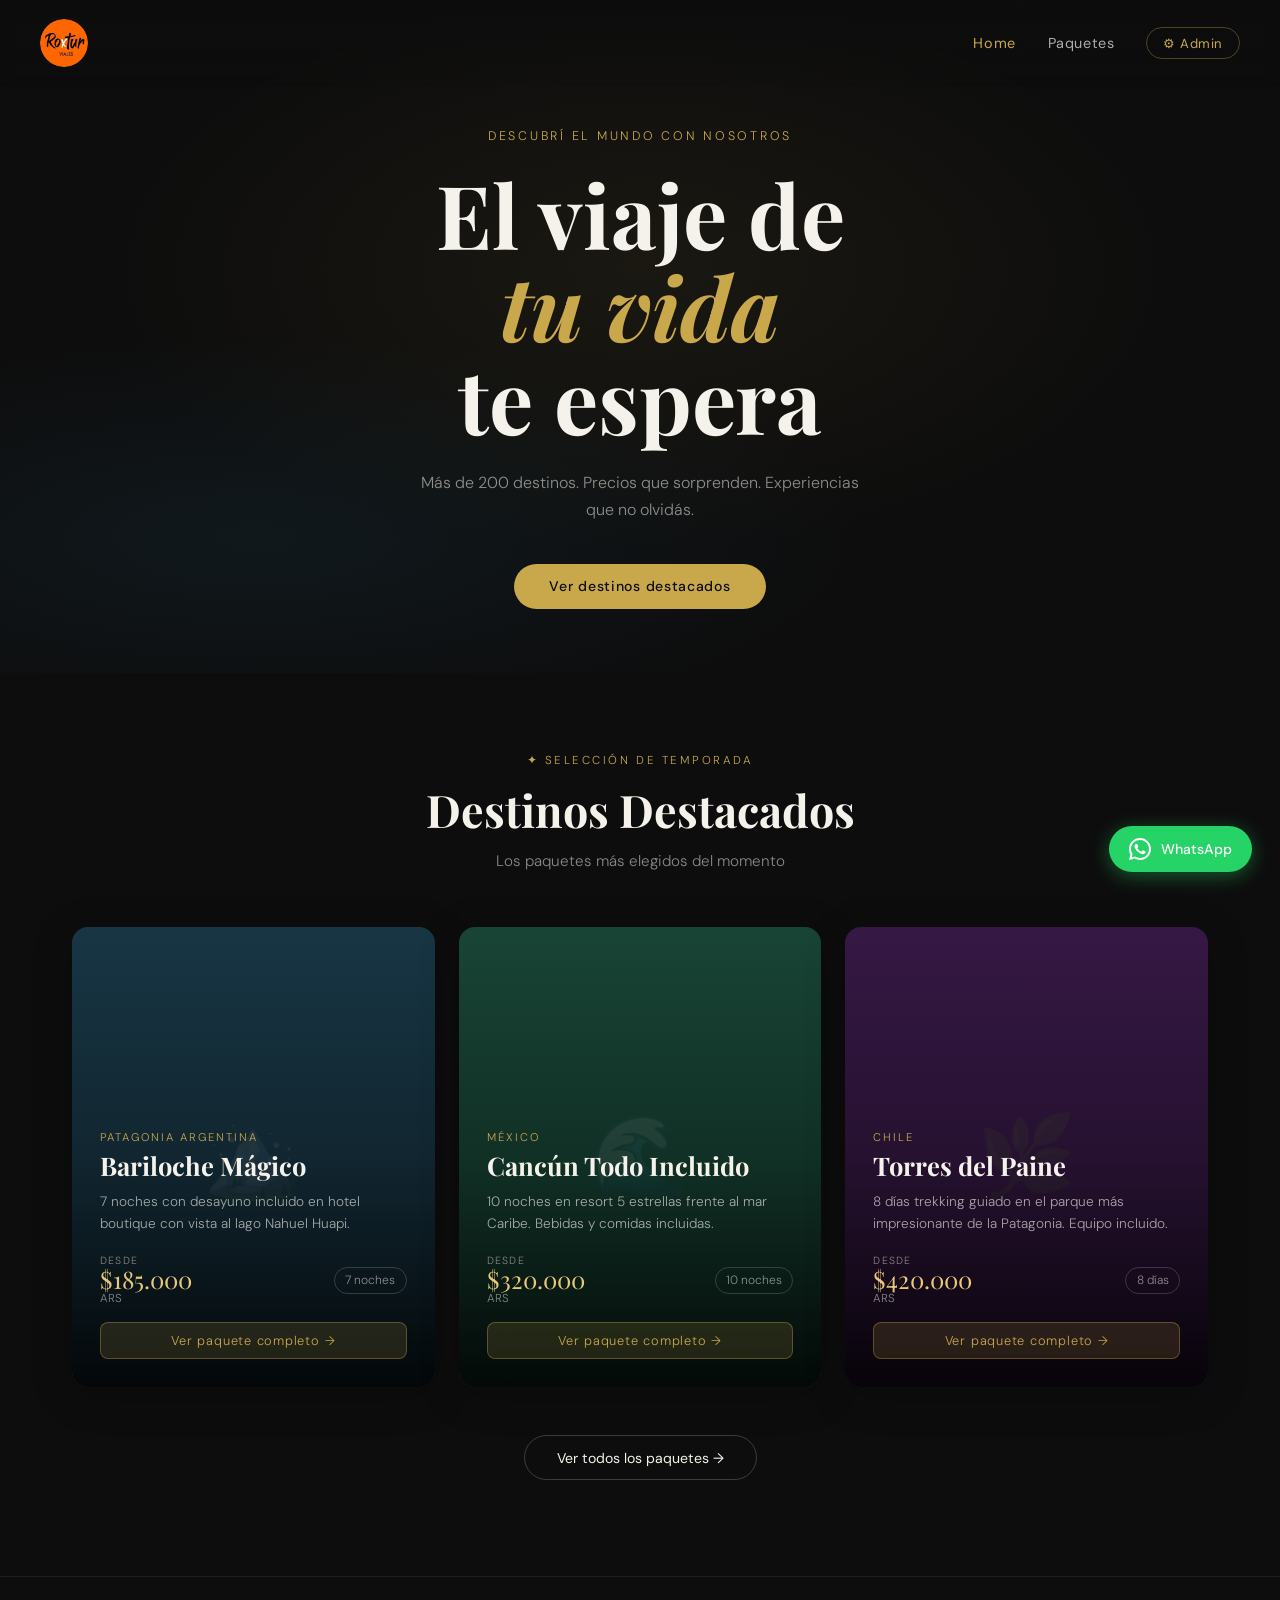
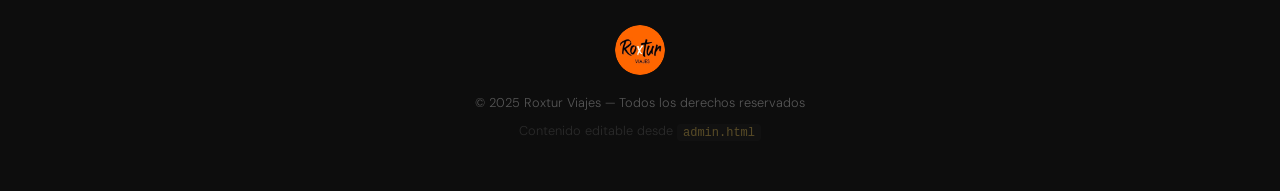
<file: index.html>
<!DOCTYPE html>
<html lang="es">
<head>
  <meta charset="UTF-8"/>
  <meta name="viewport" content="width=device-width, initial-scale=1.0"/>
  <title>Roxtur Viajes</title>
  <link rel="preconnect" href="https://fonts.googleapis.com">
  <link rel="preconnect" href="https://fonts.gstatic.com" crossorigin>
  <link href="https://fonts.googleapis.com/css2?family=Playfair+Display:ital,wght@0,400;0,700;1,400&family=DM+Sans:wght@300;400;500&display=swap" rel="stylesheet">
  <link rel="stylesheet" href="css/style.css"/>
</head>
<body>

<header class="header">
  <a href="index.html" class="logo"><img src="img/logo.png" alt="Roxtur Viajes"/></a>
  <nav class="nav">
    <a href="index.html" class="active">Home</a>
    <a href="paquetes.html">Paquetes</a>
    <a href="admin.html" class="admin-link">⚙ Admin</a>
  </nav>
</header>

<section class="hero">
  <div style="position:relative">
    <p class="hero-eyebrow">Descubrí el mundo con nosotros</p>
    <h1 class="hero-title">El viaje de<br/><em>tu vida</em><br/>te espera</h1>
    <p class="hero-sub">Más de 200 destinos. Precios que sorprenden. Experiencias que no olvidás.</p>
    <a href="#destinos" class="btn-primary">Ver destinos destacados</a>
  </div>
</section>

<section class="seccion" id="destinos">
  <div class="seccion-header">
    <span class="seccion-tag">✦ selección de temporada</span>
    <h2 class="seccion-titulo">Destinos Destacados</h2>
    <p class="seccion-desc">Los paquetes más elegidos del momento</p>
  </div>
  <div class="banners-grid" id="banners-grid"></div>

  <div style="text-align:center; margin-top:3rem">
    <a href="paquetes.html" class="btn-outline">Ver todos los paquetes →</a>
  </div>
</section>

<footer class="footer">
  <div class="footer-logo"><img src="img/logo.png" alt="Roxtur Viajes" style="height:50px;border-radius:50%"/></div>
  <p class="footer-copy">© 2025 Roxtur Viajes — Todos los derechos reservados</p>
  <p class="footer-copy" style="margin-top:0.3rem; opacity:0.4">
    Contenido editable desde <code>admin.html</code>
  </p>
</footer>

<script src="js/banners.js"></script>
<script>
  async function renderBanners() {
    const data = await cargarBanners();
    const grid = document.getElementById('banners-grid');
    grid.innerHTML = '';

    data.home.forEach(b => {
      const card = document.createElement('a');
      card.className = 'banner-card';
      card.href = `producto.html?id=${b.id}`;

      const hasImg = b.imagen && b.imagen.startsWith('data:');

      card.innerHTML = `
        <div class="banner-bg" style="${hasImg ? `background-image:url('${b.imagen}')` : `background:${b.color}`}"></div>
        ${!hasImg ? `<div class="banner-no-img">${b.emoji}</div>` : ''}
        <div class="banner-overlay"></div>
        <div class="banner-body">
          <span class="banner-destino">${b.destino}</span>
          <h3 class="banner-titulo">${b.titulo}</h3>
          <p class="banner-desc">${b.descripcion_corta}</p>
          <div class="banner-footer">
            <div class="banner-precio">
              <span class="banner-desde">desde</span>
              <span class="banner-monto">$${b.precio}</span>
              <span class="banner-moneda">${b.moneda}</span>
            </div>
            <span class="banner-duracion">${b.duracion}</span>
          </div>
          <span class="banner-cta">Ver paquete completo →</span>
        </div>
      `;
      grid.appendChild(card);
    });
  }

  renderBanners();
</script>
<a href="https://wa.me/5491173743813?text=Hola%20Roxtur%20Viajes!%20Quisiera%20recibir%20información%20sobre%20sus%20paquetes%20turísticos." class="whatsapp-float" target="_blank"><svg viewBox="0 0 24 24" fill="currentColor"><path d="M17.472 14.382c-.297-.149-1.758-.867-2.03-.967-.273-.099-.471-.148-.67.15-.197.297-.767.966-.94 1.164-.173.199-.347.223-.644.075-.297-.15-1.255-.463-2.39-1.475-.883-.788-1.48-1.761-1.653-2.059-.173-.297-.018-.458.13-.606.134-.133.298-.347.446-.52.149-.174.198-.298.298-.497.099-.198.05-.371-.025-.52-.075-.149-.669-1.612-.916-2.207-.242-.579-.487-.5-.669-.51-.173-.008-.371-.01-.57-.01-.198 0-.52.074-.792.372-.272.297-1.04 1.016-1.04 2.479 0 1.462 1.065 2.875 1.213 3.074.149.198 2.096 3.2 5.077 4.487.709.306 1.262.489 1.694.625.712.227 1.36.195 1.871.118.571-.085 1.758-.719 2.006-1.413.248-.694.248-1.289.173-1.413-.074-.124-.272-.198-.57-.347z"/><path d="M12 0C5.373 0 0 5.373 0 12c0 2.127.558 4.126 1.533 5.859L.057 23.886l6.186-1.453A11.938 11.938 0 0012 24c6.627 0 12-5.373 12-12S18.627 0 12 0zm0 21.818a9.818 9.818 0 01-5.006-1.368l-.36-.213-3.67.862.878-3.582-.234-.369A9.818 9.818 0 1112 21.818z"/></svg>WhatsApp</a>
</body>
</html>
</file>
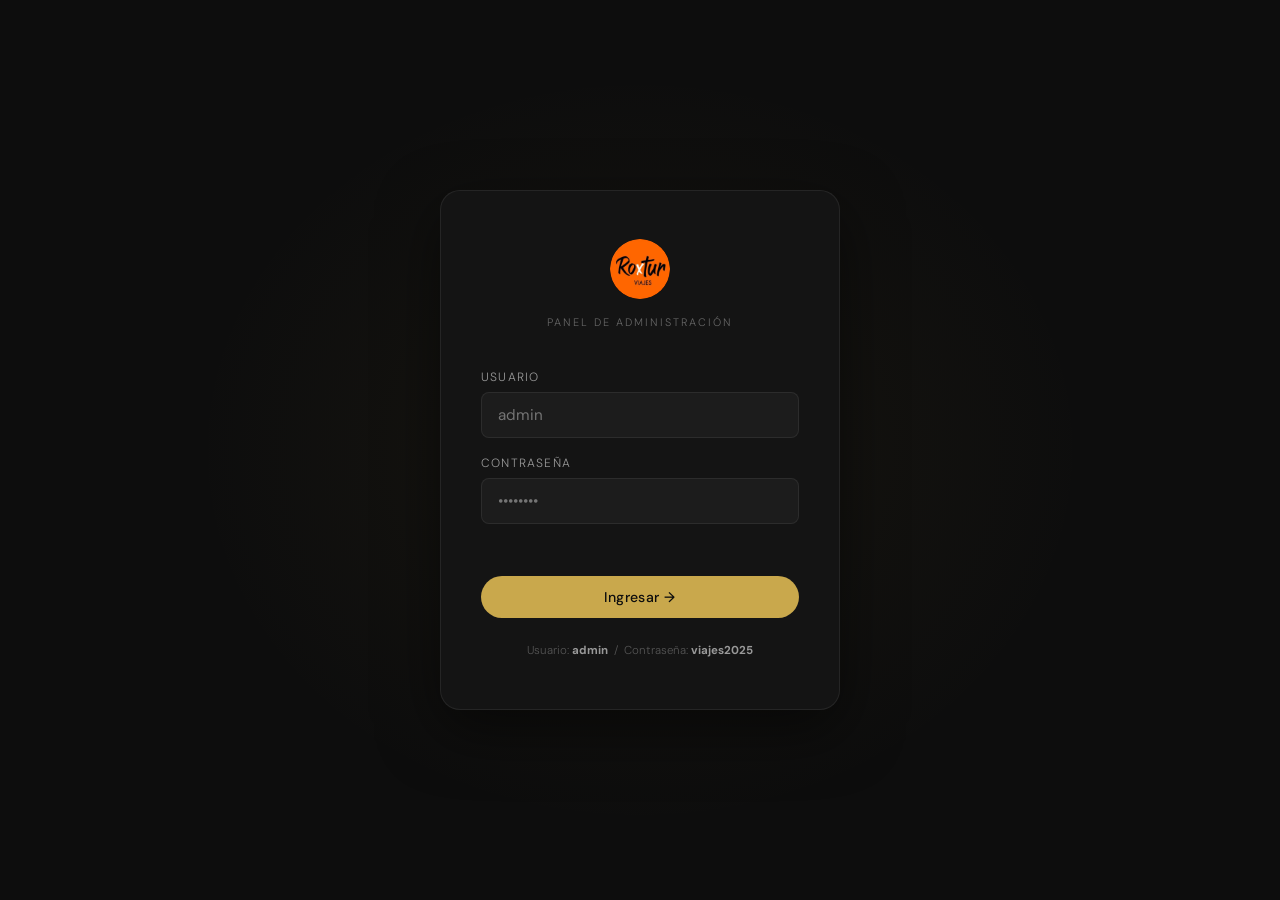
<file: admin.html>
<!DOCTYPE html>
<html lang="es">
<head>
  <meta charset="UTF-8"/>
  <meta name="viewport" content="width=device-width, initial-scale=1.0"/>
  <title>Admin — Roxtur Viajes</title>
  <link rel="preconnect" href="https://fonts.googleapis.com">
  <link rel="preconnect" href="https://fonts.gstatic.com" crossorigin>
  <link href="https://fonts.googleapis.com/css2?family=Playfair+Display:ital,wght@0,400;0,700;1,400&family=DM+Sans:wght@300;400;500&display=swap" rel="stylesheet">
  <link rel="stylesheet" href="css/admin.css"/>
</head>
<body>

<!-- LOGIN -->
<div id="login-screen">
  <div class="login-box">
    <div class="login-logo"><img src="img/logo.png" alt="Roxtur" style="height:60px;border-radius:50%;display:block;margin:0 auto 0.5rem"/></div>
    <span class="login-badge">Panel de Administración</span>
    <div class="form-group">
      <label>Usuario</label>
      <input type="text" id="input-user" placeholder="admin" autocomplete="username"/>
    </div>
    <div class="form-group">
      <label>Contraseña</label>
      <input type="password" id="input-pass" placeholder="••••••••" autocomplete="current-password"/>
    </div>
    <p class="login-error" id="login-error"></p>
    <button class="btn btn-gold btn-full" style="margin-top:1rem" onclick="intentarLogin()">Ingresar →</button>
    <p style="font-size:0.72rem;color:#555;margin-top:1.5rem;line-height:1.6">
      Usuario: <strong style="color:#999">admin</strong> &nbsp;/&nbsp; Contraseña: <strong style="color:#999">viajes2025</strong>
    </p>
  </div>
</div>

<!-- ADMIN -->
<div id="admin-screen">

  <div class="admin-topbar">
    <div style="display:flex;align-items:center;gap:0.75rem">
      <div class="topbar-logo"><img src="img/logo.png" alt="Roxtur" style="height:36px;border-radius:50%;margin-right:0.5rem"/> Roxtur Viajes</div>
      <span class="topbar-badge">Admin</span>
    </div>
    <div class="topbar-right">
      <span class="topbar-user" id="topbar-user"></span>
      <a href="index.html" class="btn btn-outline" style="padding:0.5rem 1.1rem;font-size:0.8rem" target="_blank">← Ver web</a>
      <button class="btn btn-danger" style="padding:0.5rem 1.1rem;font-size:0.8rem" onclick="cerrarSesion()">Salir</button>
    </div>
  </div>

  <!-- TABS -->
  <div class="seccion-tabs">
    <button class="tab-btn active" id="tab-home" onclick="cambiarSeccion('home')">🏠 Home (3 banners)</button>
    <button class="tab-btn" id="tab-paquetes" onclick="cambiarSeccion('paquetes')">📦 Paquetes (3 banners)</button>
  </div>

  <div class="admin-body">

    <!-- COL IZQUIERDA -->
    <div>

      <!-- SELECTOR -->
      <div class="panel">
        <h2 class="panel-title">Seleccionar Banner</h2>
        <p class="panel-sub" id="selector-sub">Banners de la página Home</p>
        <div class="banner-selector" id="banner-selector"></div>
        <div id="btn-nuevo-wrap" style="display:none;margin-top:1rem">
          <button class="btn btn-outline" style="width:100%;justify-content:center" onclick="agregarBanner()">+ Nuevo banner</button>
        </div>
      </div>
      <!-- FORMULARIO -->
      <div class="panel">
        <h2 class="panel-title">Editar Banner</h2>
        <p class="panel-sub">Los cambios se ven en la preview al instante</p>

        <!-- IMAGEN PRINCIPAL -->
        <div class="form-group">
          <label>Imagen principal (banner)</label>
          <div class="img-upload-area" id="upload-area">
            <input type="file" id="input-imagen" accept="image/*" onchange="cargarImagenPrincipal(event)"/>
            <img class="img-preview" id="img-preview" alt="Preview"/>
            <div class="img-placeholder">
              <div class="img-icon">🖼️</div>
              <p><strong>Hacé clic para seleccionar</strong><br/>JPG, PNG, WEBP — recomendado 1200×800px</p>
            </div>
          </div>
          <p class="img-change-hint" id="img-change-hint" style="display:none">Hacé clic en la imagen para cambiarla</p>
        </div>

        <hr class="panel-divider"/>

        <!-- DATOS BÁSICOS -->
        <div class="form-group">
          <label>Título del paquete</label>
          <input type="text" id="f-titulo" placeholder="Ej: Bariloche Mágico" oninput="actualizarPreview()"/>
        </div>
        <div class="form-group">
          <label>Destino / Región</label>
          <input type="text" id="f-destino" placeholder="Ej: Patagonia Argentina" oninput="actualizarPreview()"/>
        </div>
        <div class="form-group">
          <label>Descripción corta <span style="color:#666;font-size:0.7rem;font-weight:300">(se muestra en el banner)</span></label>
          <textarea id="f-desc-corta" placeholder="Descripción breve para el banner..." rows="3" oninput="actualizarPreview()"></textarea>
        </div>
        <div class="form-group">
          <label>Descripción larga <span style="color:#666;font-size:0.7rem;font-weight:300">(se muestra en la página de detalle)</span></label>
          <textarea id="f-desc-larga" placeholder="Descripción completa del paquete, itinerario, qué incluye..." rows="7"></textarea>
        </div>

        <div style="display:grid;grid-template-columns:1fr 1fr;gap:1rem">
          <div class="form-group">
            <label>Precio</label>
            <input type="text" id="f-precio" placeholder="185.000" oninput="actualizarPreview()"/>
          </div>
          <div class="form-group">
            <label>Moneda</label>
            <select id="f-moneda" onchange="actualizarPreview()">
              <option value="ARS">ARS — Pesos</option>
              <option value="USD">USD — Dólares</option>
              <option value="EUR">EUR — Euros</option>
            </select>
          </div>
        </div>
        <div class="form-group">
          <label>Duración</label>
          <input type="text" id="f-duracion" placeholder="Ej: 7 noches" oninput="actualizarPreview()"/>
        </div>

        <hr class="panel-divider"/>

        <!-- GALERÍA -->
        <div class="form-group">
          <label>
            Galería de fotos
            <span style="color:#666;font-size:0.7rem;font-weight:300">(se muestran en el detalle del producto)</span>
          </label>

          <div class="galeria-upload-area">
            <input type="file" id="input-galeria" accept="image/*" multiple onchange="cargarGaleria(event)"/>
            <p><strong>+ Agregar fotos</strong> — podés seleccionar varias a la vez</p>
          </div>

          <div class="galeria-admin-grid" id="galeria-admin-grid"></div>
          <p class="galeria-count" id="galeria-count"></p>
        </div>

        <hr class="panel-divider"/>

        <div style="display:flex;gap:0.75rem;flex-wrap:wrap">
          <button class="btn btn-gold" onclick="guardarBanner()">✓ Guardar cambios</button>
          <button class="btn btn-outline" onclick="descartarCambios()">Descartar</button>
          <button class="btn btn-danger" id="btn-eliminar" style="display:none;margin-left:auto" onclick="eliminarBanner()">🗑 Eliminar</button>
        </div>
      </div>

    </div><!-- /col izq -->

    <!-- COL DERECHA: preview -->
    <div class="preview-wrap">
      <div class="panel" style="margin-bottom:1rem">
        <h2 class="panel-title">Preview del banner</h2>
        <p class="panel-sub">Vista previa en tiempo real</p>
      </div>

      <div class="banner-preview-card" id="preview-card">
        <div class="preview-bg" id="preview-bg"></div>
        <div class="preview-no-img" id="preview-emoji">🌍</div>
        <div class="preview-overlay"></div>
        <div class="preview-body">
          <span class="preview-destino" id="p-destino">Destino</span>
          <h3 class="preview-titulo" id="p-titulo">Título</h3>
          <p class="preview-desc" id="p-desc">Descripción corta del paquete.</p>
          <div class="preview-footer">
            <div class="preview-precio">
              <span class="preview-desde">desde</span>
              <span class="preview-monto" id="p-precio">$0</span>
              <span class="preview-moneda" id="p-moneda">ARS</span>
            </div>
            <span class="preview-duracion" id="p-duracion">— noches</span>
          </div>
        </div>
      </div>

      <div class="panel" style="margin-top:1rem">
        <p style="font-size:0.78rem;color:#666;line-height:1.7">
          💡 <strong style="color:#999">Tip:</strong> Hacé clic en <em style="color:#c9a84c">Guardar</em> y los cambios se reflejan en la home y en la página de detalle automáticamente.<br/><br/>
          La <strong style="color:#999">descripción larga</strong> y la <strong style="color:#999">galería</strong> solo se ven al entrar al producto.
        </p>
      </div>
    </div>

  </div><!-- /admin-body -->
</div><!-- /admin-screen -->

<div class="toast" id="toast"></div>

<script src="js/banners.js"></script>
<script>

// =============================================
// CREDENCIALES
// =============================================
const CREDENCIALES = { admin: 'viajes2025' };

let datos = { home: [], paquetes: [] };
let seccionActiva = 'home';
let bannerActivo = 0;
let imagenTemporal = null;
let galeriaTemporal = []; // copia de la galería en edición

// =============================================
// LOGIN
// =============================================
function intentarLogin() {
  const user = document.getElementById('input-user').value.trim();
  const pass = document.getElementById('input-pass').value;
  const error = document.getElementById('login-error');
  if (CREDENCIALES[user] && CREDENCIALES[user] === pass) {
    localStorage.setItem('hv_admin', user);
    mostrarAdmin(user);
  } else {
    error.textContent = 'Usuario o contraseña incorrectos.';
    document.getElementById('input-pass').value = '';
  }
}
function cerrarSesion() {
  localStorage.removeItem('hv_admin');
  document.getElementById('login-screen').style.display = 'flex';
  document.getElementById('admin-screen').style.display = 'none';
}
['input-user','input-pass'].forEach(id => {
  document.getElementById(id).addEventListener('keydown', e => { if (e.key === 'Enter') intentarLogin(); });
});

// =============================================
// INICIO
// =============================================
async function mostrarAdmin(user) {
  document.getElementById('login-screen').style.display = 'none';
  document.getElementById('admin-screen').style.display = 'block';
  document.getElementById('topbar-user').textContent = '👤 ' + user;
  datos = await cargarBanners();
  renderSelector();
  seleccionarBanner(0);
}

// =============================================
// TABS
// =============================================
function cambiarSeccion(sec) {
  seccionActiva = sec;
  document.getElementById('tab-home').classList.toggle('active', sec === 'home');
  document.getElementById('tab-paquetes').classList.toggle('active', sec === 'paquetes');
  document.getElementById('selector-sub').textContent =
    sec === 'home' ? 'Banners de la página Home' : 'Banners de la página Paquetes';
  document.getElementById('btn-nuevo-wrap').style.display = sec === 'paquetes' ? 'block' : 'none';
  document.getElementById('btn-eliminar').style.display = sec === 'paquetes' ? 'inline-flex' : 'none';
  bannerActivo = 0;
  renderSelector();
  seleccionarBanner(0);
}

// =============================================
// SELECTOR
// =============================================
function renderSelector() {
  const lista = datos[seccionActiva];
  const cont = document.getElementById('banner-selector');
  cont.innerHTML = '';
  lista.forEach((b, i) => {
    const div = document.createElement('div');
    div.className = 'banner-option' + (i === bannerActivo ? ' active' : '');
    const hasImg = b.imagen && b.imagen.startsWith('data:');
    div.innerHTML = `
      <div class="banner-thumb" onclick="seleccionarBanner(${i})" style="cursor:pointer">
        ${hasImg ? `<img src="${b.imagen}" alt=""/>` : `<span>${b.emoji}</span>`}
      </div>
      <div class="banner-option-info" onclick="seleccionarBanner(${i})" style="cursor:pointer">
        <div class="banner-option-titulo">${b.titulo}</div>
        <div class="banner-option-destino">${b.destino}</div>
      </div>
      <div class="orden-btns">
        <button onclick="moverBanner(${i},-1)" ${i === 0 ? 'disabled' : ''}>↑</button>
        <button onclick="moverBanner(${i},1)" ${i === lista.length-1 ? 'disabled' : ''}>↓</button>
      </div>
      <span class="banner-num">${i + 1}</span>
    `;
    cont.appendChild(div);
  });
}

function moverBanner(idx, dir) {
  const lista = datos[seccionActiva];
  const nuevo = idx + dir;
  if (nuevo < 0 || nuevo >= lista.length) return;
  [lista[idx], lista[nuevo]] = [lista[nuevo], lista[idx]];
  bannerActivo = nuevo;
  try { guardarBanners(datos); mostrarToast('✓ Orden actualizado'); }
  catch(e) { mostrarToast('❌ Error al guardar', true); }
  renderSelector();
}

function agregarBanner() {
  datos.paquetes.push({
    id: 'paq_' + Date.now(),
    titulo: 'Nuevo paquete',
    destino: 'Destino',
    precio: '0',
    moneda: 'ARS',
    descripcion_corta: '',
    descripcion_larga: '',
    duracion: '',
    imagen: '',
    galeria: [],
    color: '#1a3a4a',
    emoji: '🌍'
  });
  bannerActivo = datos.paquetes.length - 1;
  try { guardarBanners(datos); }
  catch(e) { mostrarToast('❌ Error al guardar', true); return; }
  renderSelector();
  seleccionarBanner(bannerActivo);
  mostrarToast('✓ Nuevo banner creado — completá los datos y guardá');
}

function eliminarBanner() {
  if (datos.paquetes.length <= 1) {
    mostrarToast('❌ Debe haber al menos un banner', true); return;
  }
  if (!confirm('¿Eliminar este banner? No se puede deshacer.')) return;
  datos.paquetes.splice(bannerActivo, 1);
  bannerActivo = Math.max(0, bannerActivo - 1);
  try { guardarBanners(datos); mostrarToast('✓ Banner eliminado'); }
  catch(e) { mostrarToast('❌ Error al guardar', true); return; }
  renderSelector();
  seleccionarBanner(bannerActivo);
}

function seleccionarBanner(idx) {
  bannerActivo = idx;
  imagenTemporal = null;

  document.querySelectorAll('.banner-option').forEach((el, i) => el.classList.toggle('active', i === idx));

  const b = datos[seccionActiva][idx];
  document.getElementById('f-titulo').value = b.titulo;
  document.getElementById('f-destino').value = b.destino;
  document.getElementById('f-desc-corta').value = b.descripcion_corta || '';
  document.getElementById('f-desc-larga').value = b.descripcion_larga || '';
  document.getElementById('f-precio').value = b.precio;
  document.getElementById('f-moneda').value = b.moneda;
  document.getElementById('f-duracion').value = b.duracion;

  // imagen principal
  const area = document.getElementById('upload-area');
  const prev = document.getElementById('img-preview');
  const hint = document.getElementById('img-change-hint');
  if (b.imagen && b.imagen.startsWith('data:')) {
    prev.src = b.imagen; area.classList.add('has-image'); hint.style.display = 'block';
  } else {
    prev.src = ''; area.classList.remove('has-image'); hint.style.display = 'none';
  }

  // galería
  galeriaTemporal = [...(b.galeria || [])];
  renderGaleriaAdmin();
  actualizarPreview();
}

// =============================================
// COMPRESIÓN DE IMAGEN (resiza y baja calidad)
// maxW/maxH: tamaño máximo en px, quality: 0-1
// =============================================
function comprimirImagen(dataUrl, maxW, maxH, quality) {
  return new Promise((resolve) => {
    const img = new Image();
    img.onload = () => {
      let w = img.width, h = img.height;
      if (w > maxW) { h = Math.round(h * maxW / w); w = maxW; }
      if (h > maxH) { w = Math.round(w * maxH / h); h = maxH; }
      const canvas = document.createElement('canvas');
      canvas.width = w; canvas.height = h;
      canvas.getContext('2d').drawImage(img, 0, 0, w, h);
      resolve(canvas.toDataURL('image/jpeg', quality));
    };
    img.src = dataUrl;
  });
}

// =============================================
// IMAGEN PRINCIPAL
// =============================================
function cargarImagenPrincipal(event) {
  const file = event.target.files[0];
  if (!file) return;

  if (!file.type.startsWith('image/')) {
    mostrarToast('❌ El archivo no es una imagen válida', true);
    event.target.value = ''; return;
  }
  if (file.size > 15 * 1024 * 1024) {
    mostrarToast(`❌ La imagen pesa ${(file.size/1024/1024).toFixed(1)}MB — máximo 15MB`, true);
    event.target.value = ''; return;
  }

  mostrarToast('⏳ Procesando imagen...');

  const reader = new FileReader();
  reader.onload = async e => {
    try {
      // Comprimir a máx 1200x800, calidad 80%
      const comprimida = await comprimirImagen(e.target.result, 1200, 800, 0.80);
      imagenTemporal = comprimida;
      const prev = document.getElementById('img-preview');
      const area = document.getElementById('upload-area');
      prev.src = imagenTemporal;
      area.classList.add('has-image');
      document.getElementById('img-change-hint').style.display = 'block';
      actualizarPreview();
      mostrarToast('✓ Imagen lista — recordá guardar los cambios');
    } catch {
      mostrarToast('❌ No se pudo procesar la imagen. Intentá con otra.', true);
    }
  };
  reader.onerror = () => {
    mostrarToast('❌ Error al leer el archivo.', true);
    event.target.value = '';
  };
  reader.readAsDataURL(file);
}

// =============================================
// GALERÍA
// =============================================
function cargarGaleria(event) {
  const files = Array.from(event.target.files);
  const max = 8;
  const disponible = max - galeriaTemporal.length;

  if (disponible <= 0) { mostrarToast('Máximo 8 fotos en la galería', true); return; }

  // Filtrar solo imágenes
  const soloImagenes = files.filter(f => f.type.startsWith('image/'));
  if (soloImagenes.length < files.length) {
    mostrarToast(`⚠️ ${files.length - soloImagenes.length} archivo(s) ignorado(s) — no son imágenes`, true);
  }

  // Filtrar las que pesan demasiado
  const validas = soloImagenes.filter(f => {
    if (f.size > 10 * 1024 * 1024) {
      mostrarToast(`❌ "${f.name}" pesa más de 10MB y fue omitida`, true);
      return false;
    }
    return true;
  });

  if (validas.length === 0) return;

  const aCargar = validas.slice(0, disponible);
  if (validas.length > disponible) mostrarToast(`Solo se agregarán ${disponible} fotos (máximo 8)`, true);

  let cargadas = 0;
  let errores = 0;

  aCargar.forEach(file => {
    const reader = new FileReader();
    reader.onload = async e => {
      try {
        // Comprimir fotos de galería a máx 1000x700, calidad 75%
        const comprimida = await comprimirImagen(e.target.result, 1000, 700, 0.75);
        galeriaTemporal.push(comprimida);
        cargadas++;
      } catch {
        errores++;
      }
      if (cargadas + errores === aCargar.length) {
        renderGaleriaAdmin();
        if (errores > 0) mostrarToast(`⚠️ ${errores} foto(s) no se pudieron cargar`, true);
        else mostrarToast(`✓ ${cargadas} foto(s) agregada(s) a la galería`);
      }
    };
    reader.onerror = () => {
      errores++;
      if (cargadas + errores === aCargar.length) {
        renderGaleriaAdmin();
        mostrarToast(`❌ Error al leer "${file.name}"`, true);
      }
    };
    reader.readAsDataURL(file);
  });

  event.target.value = '';
}

function eliminarFotoGaleria(idx) {
  galeriaTemporal.splice(idx, 1);
  renderGaleriaAdmin();
}

function renderGaleriaAdmin() {
  const grid = document.getElementById('galeria-admin-grid');
  const count = document.getElementById('galeria-count');
  grid.innerHTML = '';

  galeriaTemporal.forEach((src, i) => {
    const item = document.createElement('div');
    item.className = 'galeria-admin-item';
    item.innerHTML = `
      <img src="${src}" alt="Foto ${i+1}"/>
      <button onclick="eliminarFotoGaleria(${i})" title="Eliminar">✕</button>
    `;
    grid.appendChild(item);
  });

  count.textContent = galeriaTemporal.length > 0
    ? `${galeriaTemporal.length} foto${galeriaTemporal.length > 1 ? 's' : ''} en la galería`
    : '';
}

// =============================================
// PREVIEW
// =============================================
function actualizarPreview() {
  const b = datos[seccionActiva][bannerActivo];
  document.getElementById('p-titulo').textContent = document.getElementById('f-titulo').value || 'Título';
  document.getElementById('p-destino').textContent = document.getElementById('f-destino').value || 'Destino';
  document.getElementById('p-desc').textContent = document.getElementById('f-desc-corta').value || 'Descripción corta.';
  document.getElementById('p-precio').textContent = '$' + (document.getElementById('f-precio').value || '0');
  document.getElementById('p-moneda').textContent = document.getElementById('f-moneda').value;
  document.getElementById('p-duracion').textContent = document.getElementById('f-duracion').value || '— noches';

  const bg = document.getElementById('preview-bg');
  const emoji = document.getElementById('preview-emoji');
  const imgSrc = imagenTemporal || (b.imagen?.startsWith('data:') ? b.imagen : null);

  if (imgSrc) {
    bg.style.cssText = `position:absolute;inset:0;background-image:url('${imgSrc}');background-size:cover;background-position:center;`;
    emoji.style.display = 'none';
  } else {
    bg.style.cssText = `position:absolute;inset:0;background:${b.color || '#1a2a3a'};`;
    emoji.style.display = 'flex';
    emoji.textContent = b.emoji || '🌍';
  }
}

// =============================================
// GUARDAR
// =============================================
function guardarBanner() {
  const b = datos[seccionActiva][bannerActivo];

  b.titulo = document.getElementById('f-titulo').value.trim() || b.titulo;
  b.destino = document.getElementById('f-destino').value.trim() || b.destino;
  b.descripcion_corta = document.getElementById('f-desc-corta').value.trim() || b.descripcion_corta;
  b.descripcion_larga = document.getElementById('f-desc-larga').value.trim() || b.descripcion_larga;
  b.precio = document.getElementById('f-precio').value.trim() || b.precio;
  b.moneda = document.getElementById('f-moneda').value;
  b.duracion = document.getElementById('f-duracion').value.trim() || b.duracion;
  b.galeria = [...galeriaTemporal];

  if (imagenTemporal) { b.imagen = imagenTemporal; imagenTemporal = null; }

  try {
    guardarBanners(datos);
    renderSelector();
    mostrarToast('✓ Banner guardado correctamente');
  } catch (e) {
    if (e.name === 'QuotaExceededError' || e.code === 22) {
      mostrarToast('❌ No hay espacio suficiente. Eliminá fotos de la galería e intentá de nuevo.', true);
    } else {
      mostrarToast('❌ Error al guardar: ' + e.message, true);
    }
  }
}

function descartarCambios() {
  imagenTemporal = null;
  seleccionarBanner(bannerActivo);
  mostrarToast('Cambios descartados', true);
}

// =============================================
// TOAST
// =============================================
function mostrarToast(msg, error = false) {
  const t = document.getElementById('toast');
  t.textContent = msg;
  t.className = 'toast' + (error ? ' error' : '');
  t.classList.add('show');
  setTimeout(() => t.classList.remove('show'), 3000);
}

// =============================================
// ARRANQUE
// =============================================
const sesion = localStorage.getItem('hv_admin');
if (sesion) mostrarAdmin(sesion);

</script>
</body>
</html>
</file>
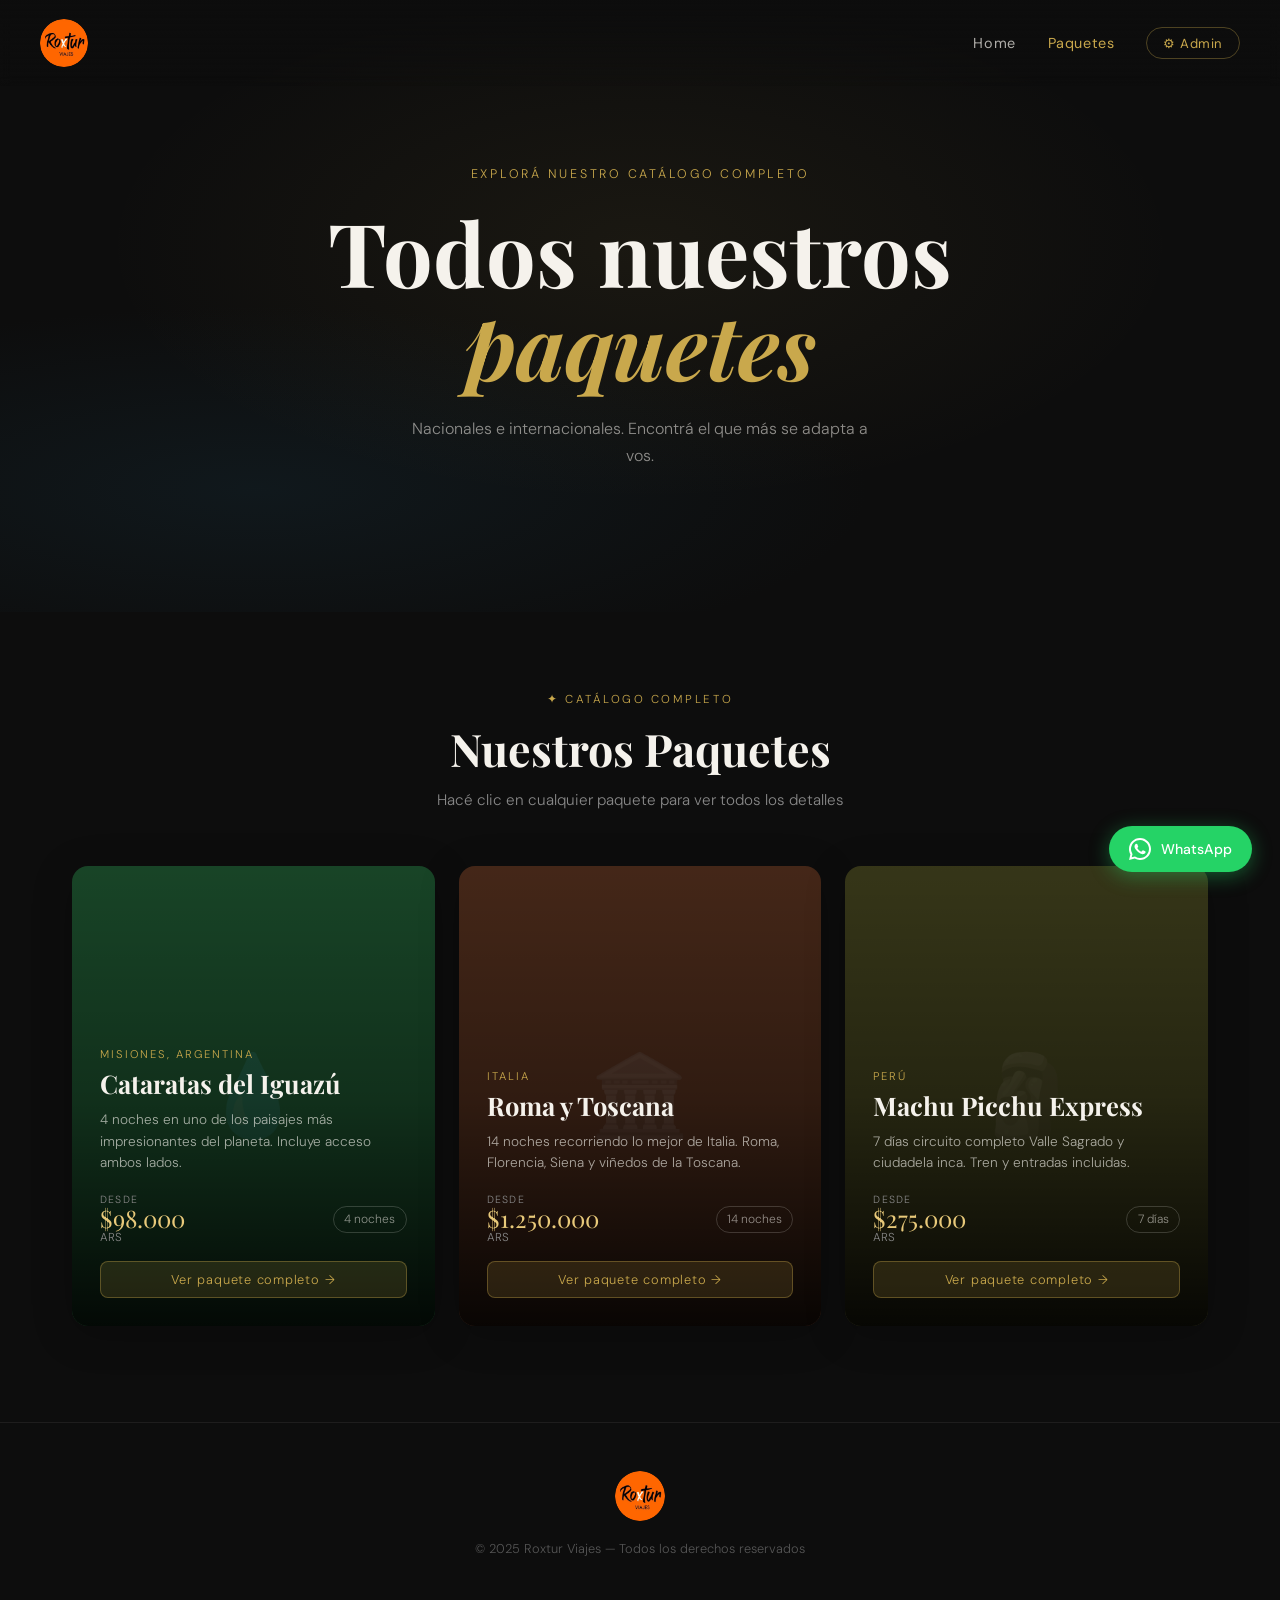
<file: paquetes.html>
<!DOCTYPE html>
<html lang="es">
<head>
  <meta charset="UTF-8"/>
  <meta name="viewport" content="width=device-width, initial-scale=1.0"/>
  <title>Paquetes — Roxtur Viajes</title>
  <link rel="preconnect" href="https://fonts.googleapis.com">
  <link rel="preconnect" href="https://fonts.gstatic.com" crossorigin>
  <link href="https://fonts.googleapis.com/css2?family=Playfair+Display:ital,wght@0,400;0,700;1,400&family=DM+Sans:wght@300;400;500&display=swap" rel="stylesheet">
  <link rel="stylesheet" href="css/style.css"/>
</head>
<body>

<header class="header">
  <a href="index.html" class="logo"><img src="img/logo.png" alt="Roxtur Viajes"/></a>
  <nav class="nav">
    <a href="index.html">Home</a>
    <a href="paquetes.html" class="active">Paquetes</a>
    <a href="admin.html" class="admin-link">⚙ Admin</a>
  </nav>
</header>

<section class="hero">
  <div style="position:relative">
    <p class="hero-eyebrow">Explorá nuestro catálogo completo</p>
    <h1 class="hero-title">Todos nuestros<br/><em>paquetes</em></h1>
    <p class="hero-sub">Nacionales e internacionales. Encontrá el que más se adapta a vos.</p>
  </div>
</section>

<section class="seccion" id="paquetes">
  <div class="seccion-header">
    <span class="seccion-tag">✦ catálogo completo</span>
    <h2 class="seccion-titulo">Nuestros Paquetes</h2>
    <p class="seccion-desc">Hacé clic en cualquier paquete para ver todos los detalles</p>
  </div>
  <div class="banners-grid" id="banners-grid"></div>
</section>

<footer class="footer">
  <div class="footer-logo"><img src="img/logo.png" alt="Roxtur Viajes" style="height:50px;border-radius:50%"/></div>
  <p class="footer-copy">© 2025 Roxtur Viajes — Todos los derechos reservados</p>
</footer>

<script src="js/banners.js"></script>
<script>
  async function renderBanners() {
    const data = await cargarBanners();
    const grid = document.getElementById('banners-grid');
    grid.innerHTML = '';

    data.paquetes.forEach(b => {
      const card = document.createElement('a');
      card.className = 'banner-card';
      card.href = `producto.html?id=${b.id}`;

      const hasImg = b.imagen && b.imagen.startsWith('data:');

      card.innerHTML = `
        <div class="banner-bg" style="${hasImg ? `background-image:url('${b.imagen}')` : `background:${b.color}`}"></div>
        ${!hasImg ? `<div class="banner-no-img">${b.emoji}</div>` : ''}
        <div class="banner-overlay"></div>
        <div class="banner-body">
          <span class="banner-destino">${b.destino}</span>
          <h3 class="banner-titulo">${b.titulo}</h3>
          <p class="banner-desc">${b.descripcion_corta}</p>
          <div class="banner-footer">
            <div class="banner-precio">
              <span class="banner-desde">desde</span>
              <span class="banner-monto">$${b.precio}</span>
              <span class="banner-moneda">${b.moneda}</span>
            </div>
            <span class="banner-duracion">${b.duracion}</span>
          </div>
          <span class="banner-cta">Ver paquete completo →</span>
        </div>
      `;
      grid.appendChild(card);
    });
  }

  renderBanners();
</script>
<a href="https://wa.me/5491173743813?text=Hola%20Roxtur%20Viajes!%20Quisiera%20recibir%20información%20sobre%20sus%20paquetes%20turísticos." class="whatsapp-float" target="_blank"><svg viewBox="0 0 24 24" fill="currentColor"><path d="M17.472 14.382c-.297-.149-1.758-.867-2.03-.967-.273-.099-.471-.148-.67.15-.197.297-.767.966-.94 1.164-.173.199-.347.223-.644.075-.297-.15-1.255-.463-2.39-1.475-.883-.788-1.48-1.761-1.653-2.059-.173-.297-.018-.458.13-.606.134-.133.298-.347.446-.52.149-.174.198-.298.298-.497.099-.198.05-.371-.025-.52-.075-.149-.669-1.612-.916-2.207-.242-.579-.487-.5-.669-.51-.173-.008-.371-.01-.57-.01-.198 0-.52.074-.792.372-.272.297-1.04 1.016-1.04 2.479 0 1.462 1.065 2.875 1.213 3.074.149.198 2.096 3.2 5.077 4.487.709.306 1.262.489 1.694.625.712.227 1.36.195 1.871.118.571-.085 1.758-.719 2.006-1.413.248-.694.248-1.289.173-1.413-.074-.124-.272-.198-.57-.347z"/><path d="M12 0C5.373 0 0 5.373 0 12c0 2.127.558 4.126 1.533 5.859L.057 23.886l6.186-1.453A11.938 11.938 0 0012 24c6.627 0 12-5.373 12-12S18.627 0 12 0zm0 21.818a9.818 9.818 0 01-5.006-1.368l-.36-.213-3.67.862.878-3.582-.234-.369A9.818 9.818 0 1112 21.818z"/></svg>WhatsApp</a>
</body>
</html>
</file>
<file: css/style.css>
/* ===========================
   RESET & BASE
   =========================== */
*, *::before, *::after { box-sizing: border-box; margin: 0; padding: 0; }

:root {
  --negro: #0d0d0d;
  --blanco: #f5f2ec;
  --gold: #c9a84c;
  --gold-light: #e8c97a;
  --gris: #888;
  --gris2: #555;
  --radio: 16px;
  --sombra: 0 8px 40px rgba(0,0,0,0.22);
  --font-display: 'Playfair Display', Georgia, serif;
  --font-body: 'DM Sans', sans-serif;
}

html { scroll-behavior: smooth; }
body {
  background: var(--negro);
  color: var(--blanco);
  font-family: var(--font-body);
  font-weight: 300;
  min-height: 100vh;
}

/* ===========================
   HEADER
   =========================== */
.header {
  position: fixed;
  top: 0; left: 0; right: 0;
  z-index: 100;
  padding: 1.2rem 2.5rem;
  display: flex;
  align-items: center;
  justify-content: space-between;
  background: linear-gradient(to bottom, rgba(13,13,13,0.97), transparent);
  backdrop-filter: blur(6px);
}

.logo {
  display: flex;
  align-items: center;
  text-decoration: none;
}
.logo img {
  height: 48px;
  width: 48px;
  border-radius: 50%;
  object-fit: cover;
  transition: transform 0.2s;
}
.logo img:hover { transform: scale(1.05); }
.logo-icon { color: var(--gold); font-size: 1rem; }
.logo em { color: var(--gold); font-style: italic; }

.nav { display: flex; gap: 2rem; align-items: center; }
.nav a {
  color: rgba(245,242,236,0.7);
  text-decoration: none;
  font-size: 0.9rem;
  font-weight: 400;
  letter-spacing: 0.04em;
  transition: color 0.2s;
}
.nav a:hover, .nav a.active { color: var(--gold); }
.nav .admin-link {
  border: 1px solid rgba(201,168,76,0.35);
  padding: 0.4rem 1rem;
  border-radius: 100px;
  color: var(--gold);
  font-size: 0.82rem;
}
.nav .admin-link:hover { background: var(--gold); color: var(--negro); }

/* ===========================
   HERO
   =========================== */
.hero {
  min-height: 68vh;
  display: flex;
  align-items: center;
  justify-content: center;
  text-align: center;
  padding: 8rem 2rem 4rem;
  position: relative;
  overflow: hidden;
}
.hero::before {
  content: '';
  position: absolute; inset: 0;
  background:
    radial-gradient(ellipse 60% 60% at 50% 40%, rgba(201,168,76,0.07) 0%, transparent 70%),
    radial-gradient(ellipse 80% 50% at 20% 80%, rgba(26,58,74,0.25) 0%, transparent 60%);
}
.hero-eyebrow {
  font-size: 0.78rem;
  letter-spacing: 0.22em;
  text-transform: uppercase;
  color: var(--gold);
  margin-bottom: 1.5rem;
}
.hero-title {
  font-family: var(--font-display);
  font-size: clamp(2.8rem, 7vw, 5.5rem);
  line-height: 1.05;
  margin-bottom: 1.5rem;
  position: relative;
}
.hero-title em { font-style: italic; color: var(--gold); }
.hero-sub {
  color: rgba(245,242,236,0.55);
  font-size: 1rem;
  max-width: 460px;
  margin: 0 auto 2.5rem;
  line-height: 1.7;
}

/* ===========================
   BOTONES
   =========================== */
.btn-primary {
  display: inline-block;
  background: var(--gold);
  color: var(--negro);
  font-family: var(--font-body);
  font-weight: 500;
  font-size: 0.88rem;
  letter-spacing: 0.05em;
  padding: 0.85rem 2.2rem;
  border-radius: 100px;
  text-decoration: none;
  transition: background 0.2s, transform 0.2s;
  border: none;
  cursor: pointer;
}
.btn-primary:hover { background: var(--gold-light); transform: translateY(-2px); }

.btn-outline {
  display: inline-block;
  background: transparent;
  color: var(--blanco);
  font-family: var(--font-body);
  font-weight: 400;
  font-size: 0.88rem;
  padding: 0.8rem 2rem;
  border-radius: 100px;
  border: 1px solid rgba(245,242,236,0.2);
  text-decoration: none;
  transition: all 0.2s;
}
.btn-outline:hover { border-color: var(--gold); color: var(--gold); }

/* ===========================
   SECCIONES
   =========================== */
.seccion {
  padding: 5rem 2rem 6rem;
  max-width: 1200px;
  margin: 0 auto;
}
.seccion-header {
  text-align: center;
  margin-bottom: 3.5rem;
}
.seccion-tag {
  font-size: 0.72rem;
  letter-spacing: 0.22em;
  text-transform: uppercase;
  color: var(--gold);
  display: block;
  margin-bottom: 0.75rem;
}
.seccion-titulo {
  font-family: var(--font-display);
  font-size: clamp(1.8rem, 4vw, 2.8rem);
  margin-bottom: 0.75rem;
}
.seccion-desc { color: var(--gris); font-size: 0.95rem; }

/* ===========================
   BANNER CARDS
   =========================== */
.banners-grid {
  display: grid;
  grid-template-columns: repeat(auto-fit, minmax(300px, 1fr));
  gap: 1.5rem;
}

.banner-card {
  border-radius: var(--radio);
  overflow: hidden;
  position: relative;
  min-height: 460px;
  display: flex;
  flex-direction: column;
  justify-content: flex-end;
  box-shadow: var(--sombra);
  transition: transform 0.35s cubic-bezier(.22,.68,0,1.2);
  text-decoration: none;
  color: inherit;
  cursor: pointer;
}
.banner-card:hover { transform: translateY(-7px); }

.banner-bg {
  position: absolute; inset: 0;
  background-size: cover;
  background-position: center;
  transition: transform 0.5s ease;
}
.banner-card:hover .banner-bg { transform: scale(1.04); }

.banner-overlay {
  position: absolute; inset: 0;
  background: linear-gradient(to top, rgba(0,0,0,0.88) 0%, rgba(0,0,0,0.35) 50%, rgba(0,0,0,0.08) 100%);
}

.banner-body { position: relative; z-index: 2; padding: 1.75rem; }

.banner-destino {
  font-size: 0.7rem;
  letter-spacing: 0.18em;
  text-transform: uppercase;
  color: var(--gold);
  margin-bottom: 0.4rem;
  display: block;
}
.banner-titulo {
  font-family: var(--font-display);
  font-size: 1.6rem;
  line-height: 1.2;
  margin-bottom: 0.65rem;
}
.banner-desc {
  font-size: 0.85rem;
  color: rgba(245,242,236,0.65);
  line-height: 1.6;
  margin-bottom: 1.2rem;
  display: -webkit-box;
  -webkit-line-clamp: 3;
  -webkit-box-orient: vertical;
  overflow: hidden;
}
.banner-footer {
  display: flex;
  align-items: center;
  justify-content: space-between;
}
.banner-precio { display: flex; flex-direction: column; }
.banner-desde { font-size: 0.65rem; text-transform: uppercase; letter-spacing: 0.12em; color: var(--gris); }
.banner-monto { font-family: var(--font-display); font-size: 1.5rem; color: var(--gold-light); line-height: 1; }
.banner-moneda { font-size: 0.72rem; color: var(--gris); }
.banner-duracion {
  font-size: 0.75rem;
  color: rgba(245,242,236,0.55);
  border: 1px solid rgba(245,242,236,0.18);
  padding: 0.28rem 0.65rem;
  border-radius: 100px;
}
.banner-cta {
  display: block;
  margin-top: 1rem;
  text-align: center;
  background: rgba(201,168,76,0.15);
  border: 1px solid rgba(201,168,76,0.35);
  color: var(--gold);
  font-size: 0.8rem;
  letter-spacing: 0.06em;
  padding: 0.55rem;
  border-radius: 8px;
  transition: background 0.2s;
}
.banner-card:hover .banner-cta { background: rgba(201,168,76,0.28); }

.banner-no-img {
  position: absolute; inset: 0;
  display: flex; align-items: center; justify-content: center;
  font-size: 5rem; opacity: 0.1;
}

/* ===========================
   FOOTER
   =========================== */
.footer {
  border-top: 1px solid rgba(245,242,236,0.07);
  padding: 3rem 2rem;
  text-align: center;
}
.footer-logo {
  display: flex; align-items: center; justify-content: center;
  gap: 0.5rem;
  font-family: var(--font-display);
  font-size: 1.2rem;
  color: var(--gold);
  margin-bottom: 1rem;
}
.footer-logo em { font-style: italic; }
.footer-copy { color: var(--gris2); font-size: 0.8rem; line-height: 1.8; }
.footer-copy code {
  background: rgba(245,242,236,0.05);
  padding: 0.1rem 0.35rem;
  border-radius: 4px;
  color: var(--gold);
  font-size: 0.75rem;
}

/* ===========================
   SEPARADOR DECORATIVO
   =========================== */
.sep {
  display: flex;
  align-items: center;
  gap: 1rem;
  max-width: 1200px;
  margin: 0 auto;
  padding: 0 2rem;
  opacity: 0.12;
}
.sep::before, .sep::after {
  content: ''; flex: 1;
  border-top: 1px solid var(--blanco);
}
.sep span { font-size: 0.7rem; letter-spacing: 0.2em; white-space: nowrap; }

/* ===========================
   WHATSAPP FLOTANTE
   =========================== */
.whatsapp-float {
  position: fixed;
  bottom: 1.75rem;
  right: 1.75rem;
  z-index: 999;
  background: #25D366;
  color: #fff;
  border-radius: 50px;
  padding: 0.75rem 1.25rem;
  display: flex;
  align-items: center;
  gap: 0.6rem;
  text-decoration: none;
  font-family: var(--font-body);
  font-weight: 500;
  font-size: 0.88rem;
  box-shadow: 0 4px 20px rgba(37,211,102,0.4);
  transition: transform 0.2s, box-shadow 0.2s;
}
.whatsapp-float:hover {
  transform: translateY(-3px);
  box-shadow: 0 8px 28px rgba(37,211,102,0.5);
}
.whatsapp-float svg {
  width: 22px; height: 22px; flex-shrink: 0;
}
</file>
<file: css/admin.css>
/* ===========================
   ADMIN STYLES
   =========================== */
*, *::before, *::after { box-sizing: border-box; margin: 0; padding: 0; }

:root {
  --negro: #0d0d0d;
  --panel: #141414;
  --panel2: #1c1c1c;
  --borde: rgba(255,255,255,0.07);
  --blanco: #f5f2ec;
  --gold: #c9a84c;
  --gold-light: #e8c97a;
  --gris: #666;
  --gris2: #999;
  --verde: #3ddc84;
  --rojo: #ff5c5c;
  --radio: 12px;
  --font-display: 'Playfair Display', Georgia, serif;
  --font-body: 'DM Sans', sans-serif;
}

body {
  background: var(--negro);
  color: var(--blanco);
  font-family: var(--font-body);
  font-weight: 300;
  min-height: 100vh;
}

/* ===========================
   LOGIN
   =========================== */
#login-screen {
  min-height: 100vh;
  display: flex;
  align-items: center;
  justify-content: center;
  padding: 2rem;
  background: radial-gradient(ellipse 50% 60% at 50% 50%, rgba(201,168,76,0.06) 0%, transparent 70%);
}

.login-box {
  background: var(--panel);
  border: 1px solid var(--borde);
  border-radius: 20px;
  padding: 3rem 2.5rem;
  width: 100%;
  max-width: 400px;
  text-align: center;
  box-shadow: 0 20px 60px rgba(0,0,0,0.5);
}

.login-logo {
  display: flex; align-items: center; justify-content: center;
  gap: 0.5rem;
  font-family: var(--font-display);
  font-size: 1.3rem;
  margin-bottom: 0.5rem;
  color: var(--blanco);
}
.login-logo span, .login-logo em { color: var(--gold); }
.login-logo em { font-style: italic; }
.login-badge {
  font-size: 0.68rem; letter-spacing: 0.18em; text-transform: uppercase;
  color: var(--gris); margin-bottom: 2.5rem; display: block;
}

.form-group { margin-bottom: 1.1rem; text-align: left; }
.form-group label {
  display: block; font-size: 0.75rem; letter-spacing: 0.1em;
  text-transform: uppercase; color: var(--gris2); margin-bottom: 0.4rem;
}
.form-group input,
.form-group select,
.form-group textarea {
  width: 100%;
  background: var(--panel2);
  border: 1px solid var(--borde);
  border-radius: 8px;
  padding: 0.75rem 1rem;
  color: var(--blanco);
  font-family: var(--font-body);
  font-size: 0.95rem;
  outline: none;
  transition: border-color 0.2s;
}
.form-group input:focus,
.form-group select:focus,
.form-group textarea:focus { border-color: var(--gold); }
.form-group textarea { resize: vertical; min-height: 80px; line-height: 1.5; }
.form-group select { cursor: pointer; }
.form-group select option { background: #1c1c1c; }

.login-error { color: var(--rojo); font-size: 0.82rem; margin-top: 0.75rem; min-height: 1.2rem; }

/* ===========================
   BOTONES
   =========================== */
.btn {
  display: inline-flex; align-items: center; gap: 0.5rem;
  font-family: var(--font-body); font-weight: 500; font-size: 0.88rem;
  padding: 0.75rem 1.6rem; border-radius: 100px; border: none;
  cursor: pointer; transition: all 0.2s; letter-spacing: 0.03em;
  text-decoration: none;
}
.btn-gold { background: var(--gold); color: var(--negro); }
.btn-gold:hover { background: var(--gold-light); transform: translateY(-1px); }
.btn-outline { background: transparent; color: var(--blanco); border: 1px solid var(--borde); }
.btn-outline:hover { border-color: var(--gold); color: var(--gold); }
.btn-danger { background: transparent; color: var(--rojo); border: 1px solid rgba(255,92,92,0.3); }
.btn-danger:hover { background: rgba(255,92,92,0.1); }
.btn-full { width: 100%; justify-content: center; }

/* ===========================
   ADMIN LAYOUT
   =========================== */
#admin-screen { display: none; }

.admin-topbar {
  position: sticky; top: 0; z-index: 50;
  background: rgba(13,13,13,0.97);
  backdrop-filter: blur(8px);
  border-bottom: 1px solid var(--borde);
  padding: 1rem 2rem;
  display: flex; align-items: center; justify-content: space-between;
}
.topbar-logo {
  display: flex; align-items: center; gap: 0.5rem;
  font-family: var(--font-display); font-size: 1.1rem; color: var(--blanco);
}
.topbar-logo span, .topbar-logo em { color: var(--gold); }
.topbar-logo em { font-style: italic; }
.topbar-badge {
  background: rgba(201,168,76,0.15); color: var(--gold);
  font-size: 0.7rem; letter-spacing: 0.15em; text-transform: uppercase;
  padding: 0.2rem 0.6rem; border-radius: 100px;
  border: 1px solid rgba(201,168,76,0.25); margin-left: 0.75rem;
}
.topbar-right { display: flex; align-items: center; gap: 1rem; }
.topbar-user { font-size: 0.8rem; color: var(--gris2); }

/* ===========================
   TABS DE SECCIÓN
   =========================== */
.seccion-tabs {
  display: flex; gap: 0.5rem;
  padding: 1.25rem 2rem 0;
  max-width: 1100px;
  margin: 0 auto;
}
.tab-btn {
  padding: 0.55rem 1.4rem;
  border-radius: 100px 100px 0 0;
  border: 1px solid var(--borde);
  border-bottom: none;
  background: var(--panel2);
  color: var(--gris2);
  font-family: var(--font-body);
  font-size: 0.85rem;
  cursor: pointer;
  transition: all 0.2s;
}
.tab-btn.active {
  background: var(--panel);
  color: var(--gold);
  border-color: rgba(201,168,76,0.3);
}
.tab-btn:hover:not(.active) { color: var(--blanco); }

.admin-body {
  max-width: 1100px;
  margin: 0 auto;
  padding: 0 2rem 3rem;
  display: grid;
  grid-template-columns: 1fr 1fr;
  gap: 2rem;
  align-items: start;
  border-top: 1px solid rgba(201,168,76,0.15);
  padding-top: 2rem;
  margin-top: 0;
}

/* ===========================
   PANEL CARDS
   =========================== */
.panel {
  background: var(--panel);
  border: 1px solid var(--borde);
  border-radius: var(--radio);
  padding: 1.75rem;
  margin-bottom: 1.5rem;
}
.panel:last-child { margin-bottom: 0; }
.panel-title { font-family: var(--font-display); font-size: 1.15rem; margin-bottom: 0.25rem; }
.panel-sub { font-size: 0.8rem; color: var(--gris); margin-bottom: 1.5rem; }
.panel-divider { border: none; border-top: 1px solid var(--borde); margin: 1.25rem 0; }

/* ===========================
   SELECTOR DE BANNER
   =========================== */
.banner-selector { display: flex; flex-direction: column; gap: 0.75rem; }

.banner-option {
  display: flex; align-items: center; gap: 1rem;
  padding: 0.9rem 1rem; border-radius: 10px;
  border: 1px solid var(--borde); cursor: pointer;
  transition: all 0.2s; background: transparent;
  color: var(--blanco); text-align: left; width: 100%;
}
.banner-option:hover { border-color: rgba(201,168,76,0.4); background: rgba(201,168,76,0.04); }
.banner-option.active { border-color: var(--gold); background: rgba(201,168,76,0.08); }

.banner-thumb {
  width: 56px; height: 56px; border-radius: 8px;
  background: var(--panel2); overflow: hidden; flex-shrink: 0;
  display: flex; align-items: center; justify-content: center; font-size: 1.5rem;
}
.banner-thumb img { width: 100%; height: 100%; object-fit: cover; }
.banner-option-info { flex: 1; min-width: 0; }
.banner-option-titulo { font-weight: 500; font-size: 0.95rem; white-space: nowrap; overflow: hidden; text-overflow: ellipsis; }
.banner-option-destino { font-size: 0.75rem; color: var(--gris2); margin-top: 0.1rem; }
.banner-num {
  font-size: 0.7rem; color: var(--gris); background: var(--panel2);
  padding: 0.15rem 0.5rem; border-radius: 100px; flex-shrink: 0;
}
.banner-option.active .banner-num { background: var(--gold); color: var(--negro); }

/* ===========================
   UPLOAD IMAGEN PRINCIPAL
   =========================== */
.img-upload-area {
  border: 2px dashed var(--borde); border-radius: 10px;
  padding: 1.5rem; text-align: center; cursor: pointer;
  transition: all 0.2s; position: relative; overflow: hidden;
}
.img-upload-area:hover { border-color: var(--gold); background: rgba(201,168,76,0.04); }
.img-upload-area.has-image { border-style: solid; border-color: var(--gold); padding: 0; }
.img-upload-area input[type="file"] {
  position: absolute; inset: 0; opacity: 0; cursor: pointer; width: 100%; height: 100%;
}
.img-preview { width: 100%; height: 180px; object-fit: cover; border-radius: 8px; display: none; }
.img-upload-area.has-image .img-preview { display: block; }
.img-upload-area.has-image .img-placeholder { display: none; }
.img-placeholder { pointer-events: none; }
.img-placeholder .img-icon { font-size: 2rem; margin-bottom: 0.5rem; opacity: 0.4; }
.img-placeholder p { font-size: 0.82rem; color: var(--gris); line-height: 1.5; }
.img-placeholder strong { color: var(--gold); font-weight: 500; }
.img-change-hint { font-size: 0.72rem; color: var(--gris); text-align: center; margin-top: 0.5rem; }

/* ===========================
   GALERÍA UPLOAD
   =========================== */
.galeria-upload-area {
  border: 2px dashed var(--borde); border-radius: 10px;
  padding: 1.25rem; text-align: center; cursor: pointer;
  transition: all 0.2s; position: relative;
}
.galeria-upload-area:hover { border-color: var(--gold); background: rgba(201,168,76,0.04); }
.galeria-upload-area input { position: absolute; inset: 0; opacity: 0; cursor: pointer; width: 100%; height: 100%; }
.galeria-upload-area p { font-size: 0.8rem; color: var(--gris); }
.galeria-upload-area strong { color: var(--gold); font-weight: 500; }

.galeria-admin-grid {
  display: grid;
  grid-template-columns: repeat(auto-fill, minmax(100px, 1fr));
  gap: 0.6rem;
  margin-top: 0.85rem;
}

.galeria-admin-item {
  position: relative;
  aspect-ratio: 4/3;
  border-radius: 8px;
  overflow: hidden;
  background: var(--panel2);
}
.galeria-admin-item img { width: 100%; height: 100%; object-fit: cover; }
.galeria-admin-item button {
  position: absolute; top: 4px; right: 4px;
  background: rgba(0,0,0,0.7); border: none;
  color: #fff; border-radius: 50%;
  width: 22px; height: 22px; font-size: 0.7rem;
  cursor: pointer; display: flex; align-items: center; justify-content: center;
  transition: background 0.15s;
}
.galeria-admin-item button:hover { background: var(--rojo); }
.galeria-count { font-size: 0.72rem; color: var(--gris2); margin-top: 0.5rem; }

/* ===========================
   PREVIEW CARD
   =========================== */
.preview-wrap { position: sticky; top: 80px; }

.banner-preview-card {
  border-radius: 14px; overflow: hidden; position: relative;
  min-height: 320px; display: flex; flex-direction: column;
  justify-content: flex-end; box-shadow: 0 8px 40px rgba(0,0,0,0.4);
  background: #1a2a3a;
}
.preview-bg { position: absolute; inset: 0; background-size: cover; background-position: center; z-index: 0; }
.preview-overlay { position: absolute; inset: 0; background: linear-gradient(to top, rgba(0,0,0,0.88) 0%, rgba(0,0,0,0.1) 100%); z-index: 1; }
.preview-body { position: relative; z-index: 3; padding: 1.75rem; }
.preview-destino { font-size: 0.68rem; letter-spacing: 0.18em; text-transform: uppercase; color: var(--gold); margin-bottom: 0.4rem; display: block; }
.preview-titulo { font-family: var(--font-display); font-size: 1.5rem; line-height: 1.2; margin-bottom: 0.5rem; }
.preview-desc { font-size: 0.8rem; color: rgba(245,242,236,0.65); line-height: 1.55; margin-bottom: 1rem; }
.preview-footer { display: flex; align-items: center; justify-content: space-between; }
.preview-precio { display: flex; flex-direction: column; }
.preview-desde { font-size: 0.65rem; text-transform: uppercase; letter-spacing: 0.12em; color: var(--gris2); }
.preview-monto { font-family: var(--font-display); font-size: 1.4rem; color: var(--gold-light); line-height: 1; }
.preview-moneda { font-size: 0.72rem; color: var(--gris2); }
.preview-duracion { font-size: 0.75rem; color: rgba(245,242,236,0.6); border: 1px solid rgba(245,242,236,0.2); padding: 0.25rem 0.65rem; border-radius: 100px; }
.preview-no-img { position: absolute; inset: 0; z-index: 0; display: flex; align-items: center; justify-content: center; font-size: 5rem; opacity: 0.15; }

/* ===========================
   TOAST
   =========================== */
.toast {
  position: fixed; bottom: 2rem; right: 2rem;
  background: var(--panel); border: 1px solid var(--gold);
  border-radius: 10px; padding: 0.9rem 1.5rem;
  font-size: 0.88rem; color: var(--blanco);
  box-shadow: 0 8px 30px rgba(0,0,0,0.4);
  transform: translateY(100px); opacity: 0;
  transition: all 0.3s cubic-bezier(.22,.68,0,1.2);
  z-index: 200; display: flex; align-items: center; gap: 0.6rem;
}
.toast.show { transform: translateY(0); opacity: 1; }
.toast.error { border-color: var(--rojo); }

/* ===========================
   RESPONSIVE
   =========================== */
@media (max-width: 768px) {
  .admin-body { grid-template-columns: 1fr; }
  .preview-wrap { position: static; }
  .admin-topbar { padding: 1rem; }
  .seccion-tabs { padding: 1rem 1rem 0; }
}
</file>
